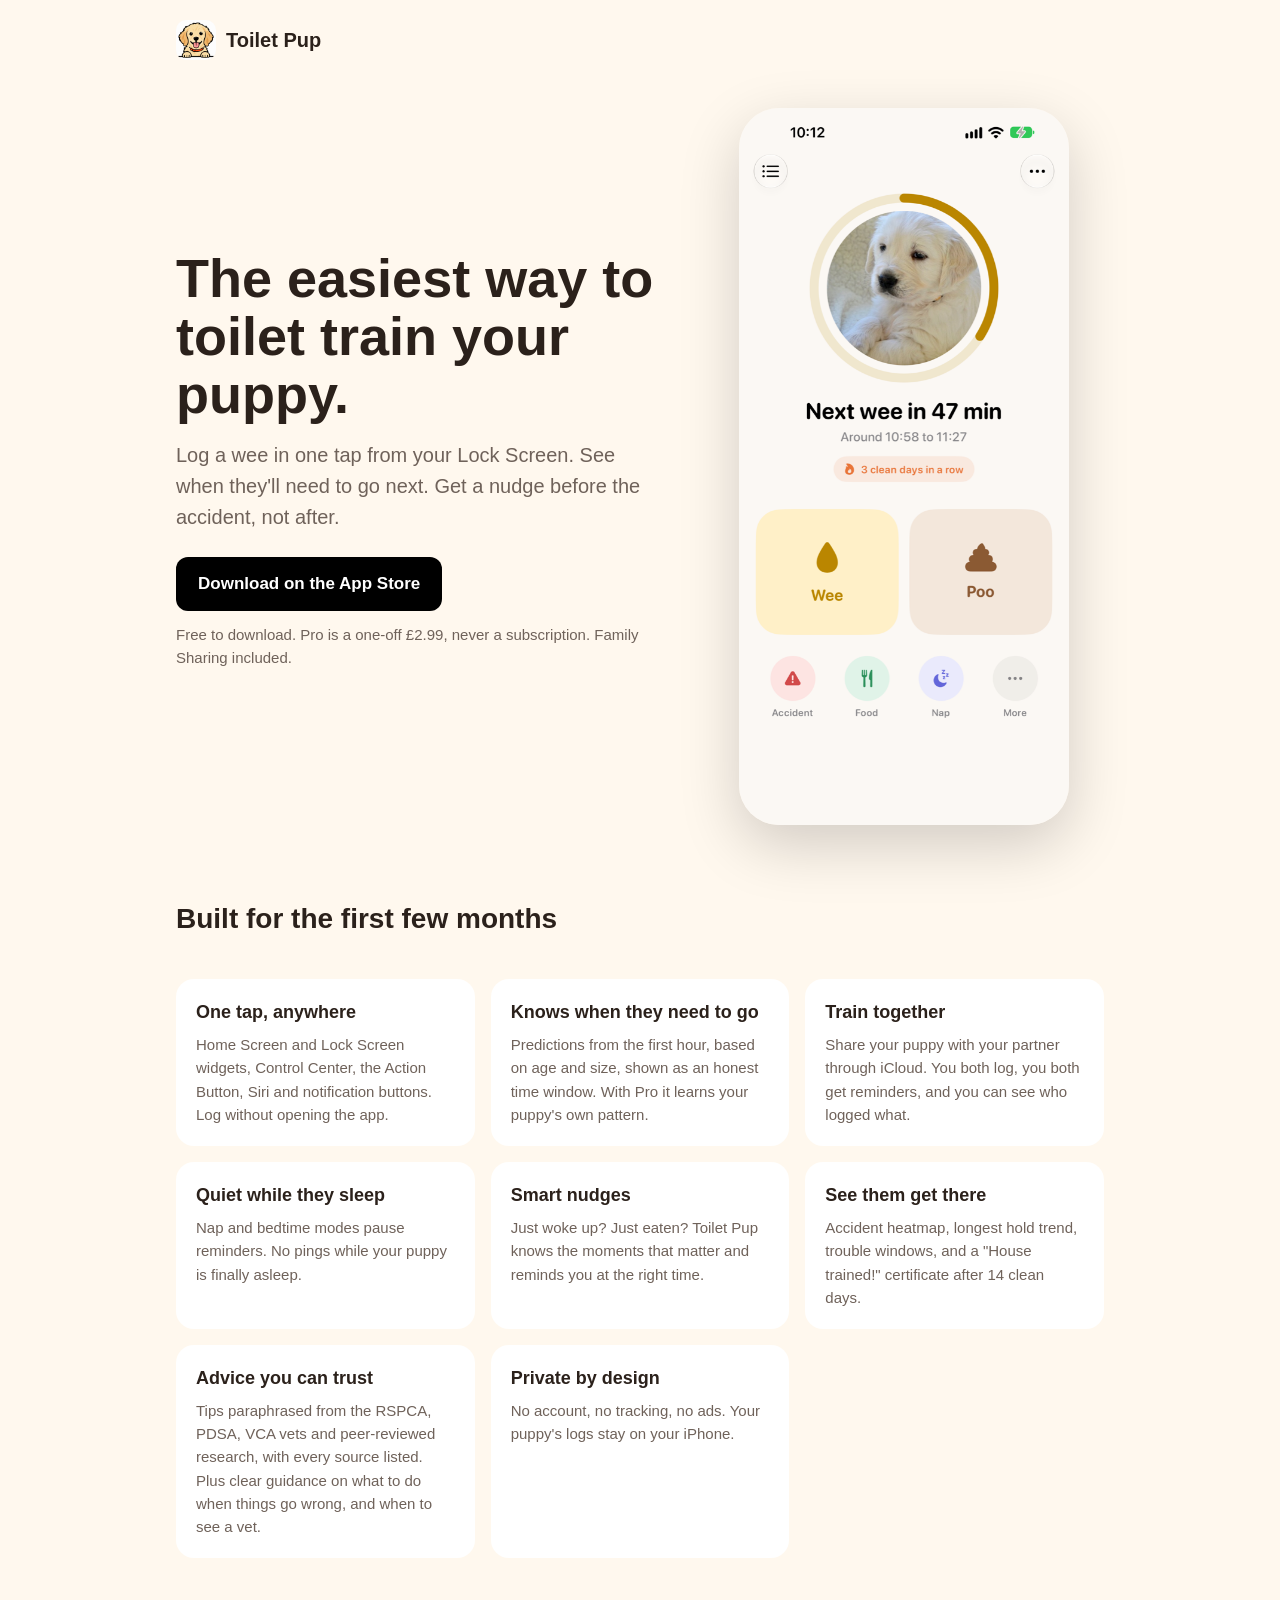
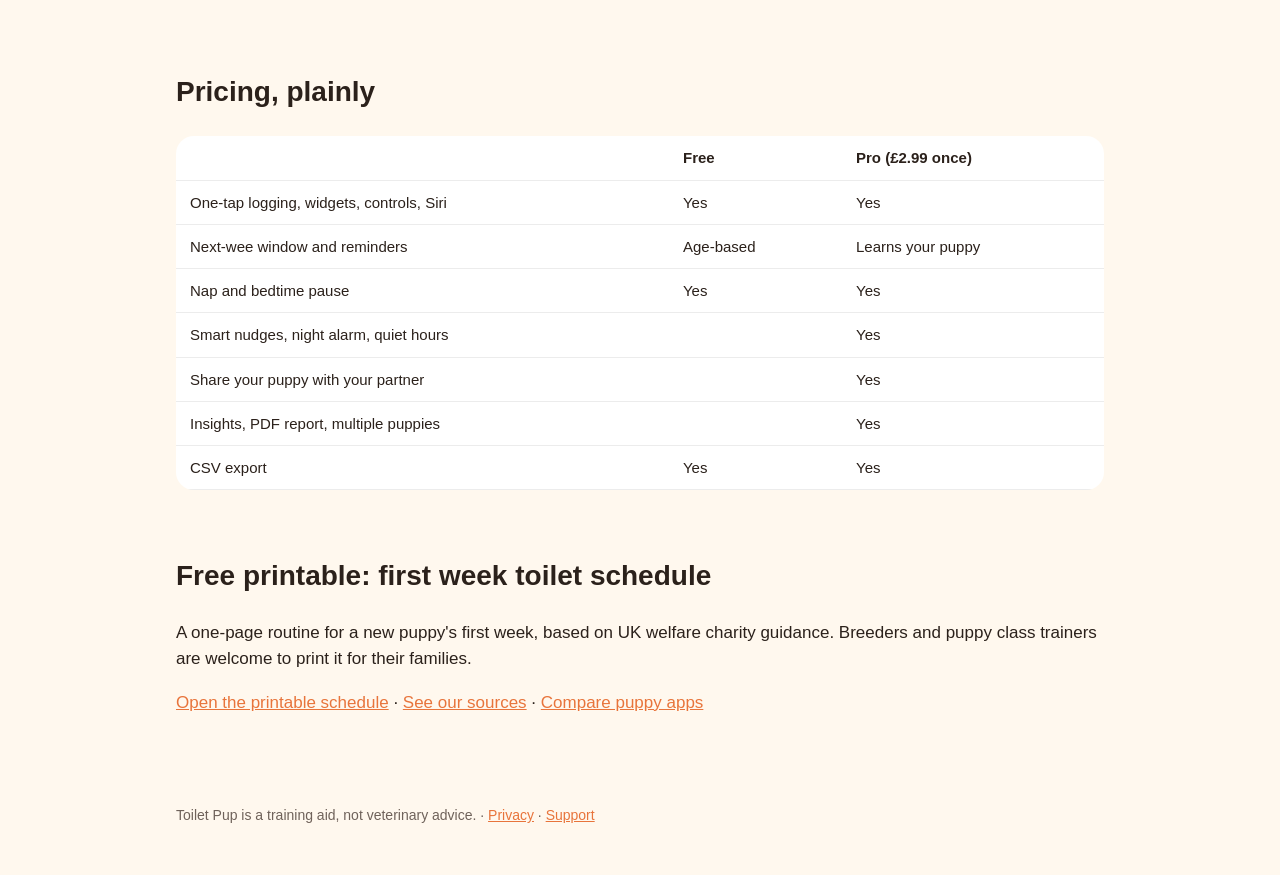
<file: index.html>
<!doctype html>
<html lang="en-GB">
<head>
<meta charset="utf-8">
<meta name="viewport" content="width=device-width, initial-scale=1">
<title>Toilet Pup: puppy toilet training app for iPhone</title>
<meta name="description" content="The easiest way to toilet train your puppy. Log a wee in one tap from your Lock Screen, see when they'll need to go next, and get a nudge at the right time. Free, with a one-off Pro unlock. No subscription.">
<meta property="og:title" content="Toilet Pup: puppy toilet training tracker">
<meta property="og:description" content="Log a wee in one tap. Know when they'll need to go next. No subscription, no account.">
<meta property="og:image" content="https://jackmason1.github.io/toiletpup-site/icon.png">
<meta name="apple-itunes-app" content="app-id=APP_STORE_ID">
<link rel="icon" href="icon.png">
<link rel="stylesheet" href="style.css">
</head>
<body>
<header><img src="icon.png" alt=""><a href="./">Toilet Pup</a></header>
<main>
  <div class="hero">
    <div>
      <h1>The easiest way to toilet train your puppy.</h1>
      <p class="lead">Log a wee in one tap from your Lock Screen. See when they'll need to go next. Get a nudge before the accident, not after.</p>
      <a class="cta" href="https://apps.apple.com/app/idAPP_STORE_ID">Download on the App Store</a>
      <p class="price">Free to download. Pro is a one-off £2.99, never a subscription. Family Sharing included.</p>
    </div>
    <img class="phone" src="screen-home.png" alt="Toilet Pup home screen showing the next wee window and big log buttons">
  </div>

  <section>
    <h2>Built for the first few months</h2>
    <div class="grid">
      <div class="card"><h3>One tap, anywhere</h3><p>Home Screen and Lock Screen widgets, Control Center, the Action Button, Siri and notification buttons. Log without opening the app.</p></div>
      <div class="card"><h3>Knows when they need to go</h3><p>Predictions from the first hour, based on age and size, shown as an honest time window. With Pro it learns your puppy's own pattern.</p></div>
      <div class="card"><h3>Train together</h3><p>Share your puppy with your partner through iCloud. You both log, you both get reminders, and you can see who logged what.</p></div>
      <div class="card"><h3>Quiet while they sleep</h3><p>Nap and bedtime modes pause reminders. No pings while your puppy is finally asleep.</p></div>
      <div class="card"><h3>Smart nudges</h3><p>Just woke up? Just eaten? Toilet Pup knows the moments that matter and reminds you at the right time.</p></div>
      <div class="card"><h3>See them get there</h3><p>Accident heatmap, longest hold trend, trouble windows, and a "House trained!" certificate after 14 clean days.</p></div>
      <div class="card"><h3>Advice you can trust</h3><p>Tips paraphrased from the RSPCA, PDSA, VCA vets and peer-reviewed research, with every source listed. Plus clear guidance on what to do when things go wrong, and when to see a vet.</p></div>
      <div class="card"><h3>Private by design</h3><p>No account, no tracking, no ads. Your puppy's logs stay on your iPhone.</p></div>
    </div>
  </section>

  <section>
    <h2>Pricing, plainly</h2>
    <table>
      <tr><th></th><th>Free</th><th>Pro (£2.99 once)</th></tr>
      <tr><td>One-tap logging, widgets, controls, Siri</td><td>Yes</td><td>Yes</td></tr>
      <tr><td>Next-wee window and reminders</td><td>Age-based</td><td>Learns your puppy</td></tr>
      <tr><td>Nap and bedtime pause</td><td>Yes</td><td>Yes</td></tr>
      <tr><td>Smart nudges, night alarm, quiet hours</td><td></td><td>Yes</td></tr>
      <tr><td>Share your puppy with your partner</td><td></td><td>Yes</td></tr>
      <tr><td>Insights, PDF report, multiple puppies</td><td></td><td>Yes</td></tr>
      <tr><td>CSV export</td><td>Yes</td><td>Yes</td></tr>
    </table>
  </section>

  <section>
    <h2>Free printable: first week toilet schedule</h2>
    <p>A one-page routine for a new puppy's first week, based on UK welfare charity guidance. Breeders and puppy class trainers are welcome to print it for their families.</p>
    <p><a href="schedule/">Open the printable schedule</a> · <a href="sources/">See our sources</a> · <a href="best-puppy-toilet-training-apps/">Compare puppy apps</a></p>
  </section>
</main>
<footer>
  Toilet Pup is a training aid, not veterinary advice.
  · <a href="privacy/">Privacy</a> · <a href="support/">Support</a>
</footer>
</body>
</html>
</file>
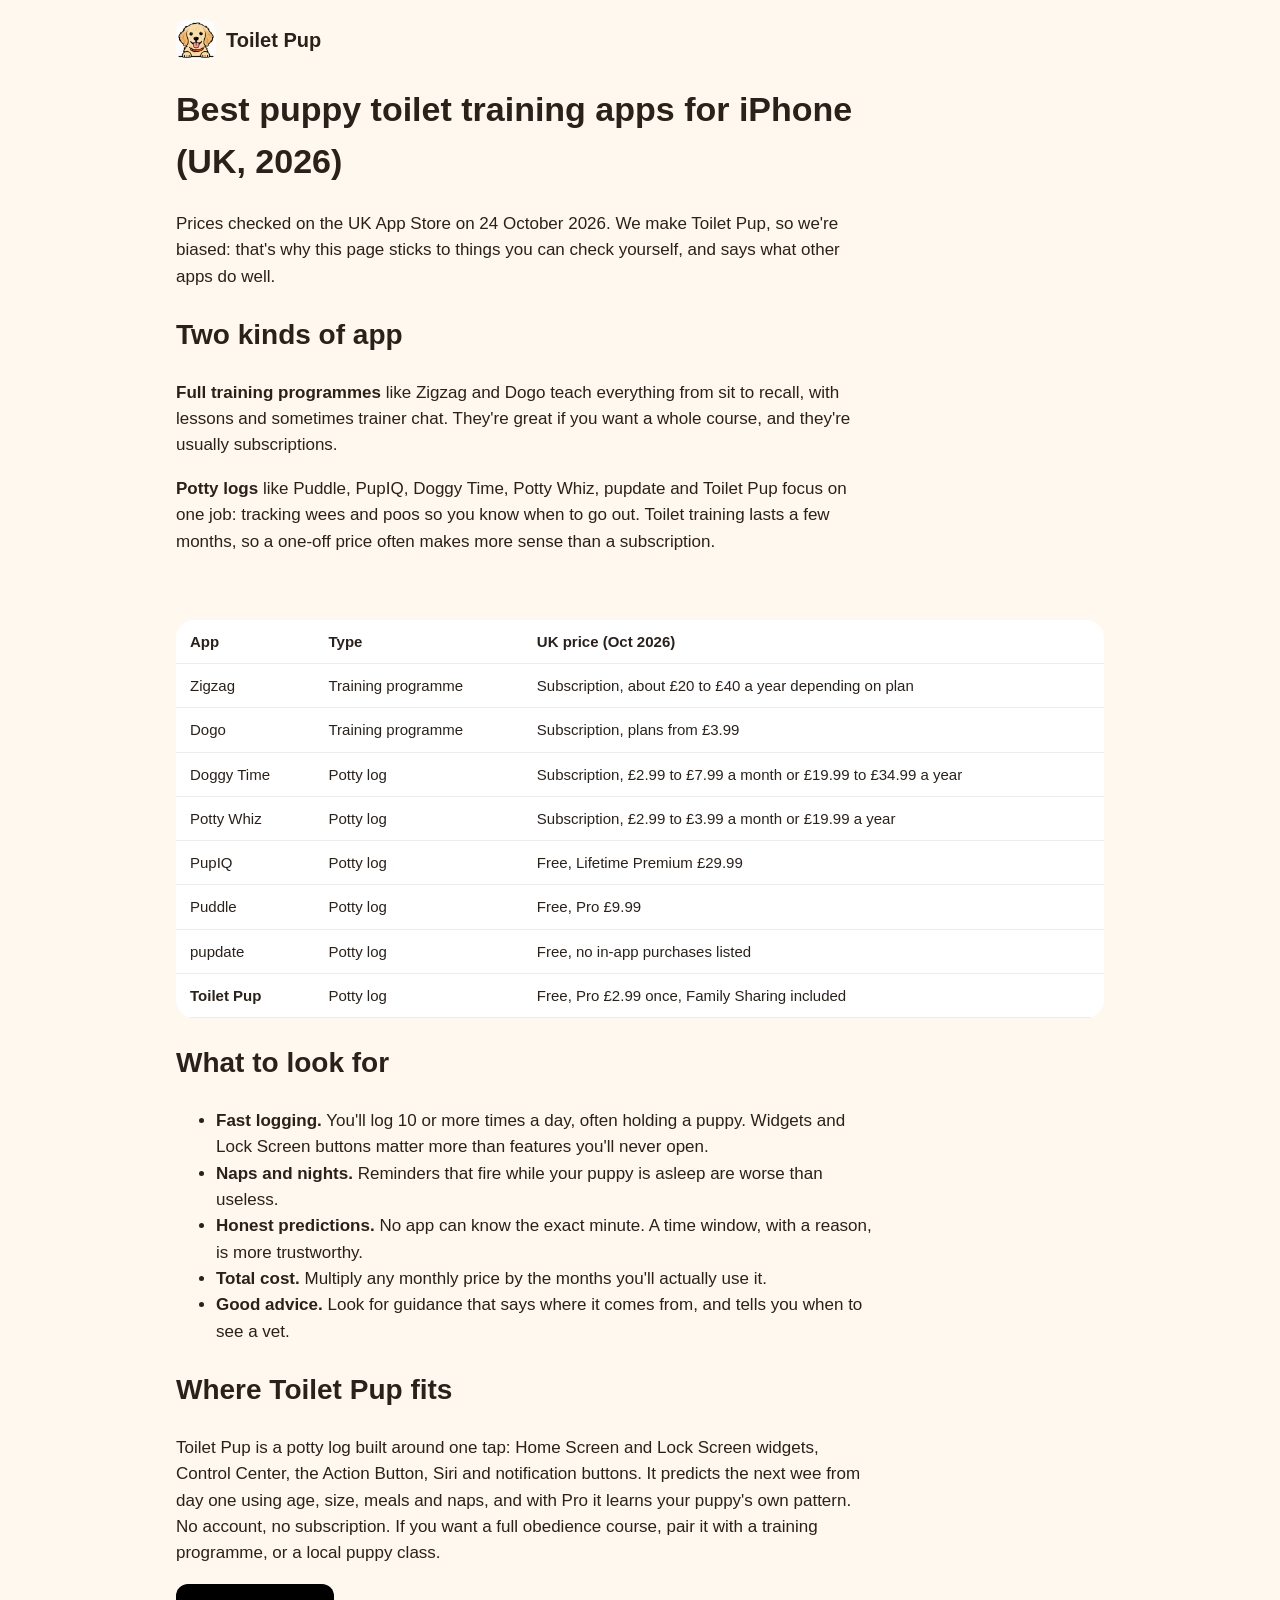
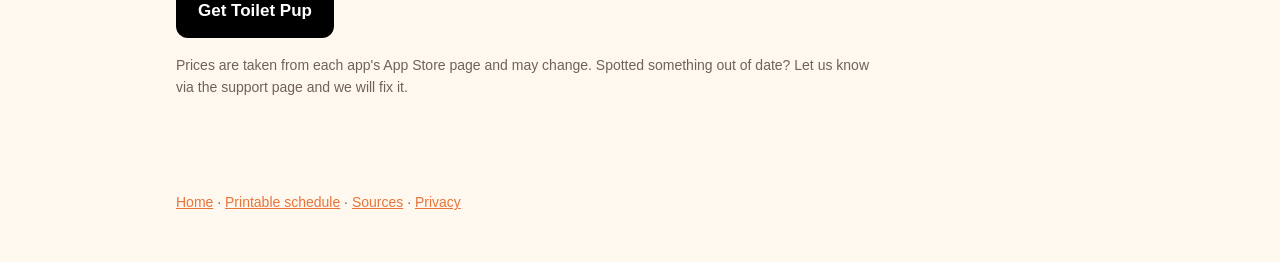
<file: best-puppy-toilet-training-apps/index.html>
<!doctype html>
<html lang="en-GB">
<head>
<meta charset="utf-8">
<meta name="viewport" content="width=device-width, initial-scale=1">
<title>Best puppy toilet training apps for iPhone (UK, 2026): honest prices compared</title>
<meta name="description" content="An honest comparison of puppy toilet training and potty log apps on the UK App Store, with real prices checked in October 2026: subscriptions, one-off unlocks and free options.">
<link rel="icon" href="../icon.png">
<link rel="stylesheet" href="../style.css">
</head>
<body>
<header><img src="../icon.png" alt=""><a href="../">Toilet Pup</a></header>
<main>
<div class="prose">
<h1>Best puppy toilet training apps for iPhone (UK, 2026)</h1>
<p>Prices checked on the UK App Store on 24 October 2026. We make Toilet Pup, so we're biased: that's why this page sticks to things you can check yourself, and says what other apps do well.</p>
<h2>Two kinds of app</h2>
<p><strong>Full training programmes</strong> like Zigzag and Dogo teach everything from sit to recall, with lessons and sometimes trainer chat. They're great if you want a whole course, and they're usually subscriptions.</p>
<p><strong>Potty logs</strong> like Puddle, PupIQ, Doggy Time, Potty Whiz, pupdate and Toilet Pup focus on one job: tracking wees and poos so you know when to go out. Toilet training lasts a few months, so a one-off price often makes more sense than a subscription.</p>
</div>
<table>
<tr><th>App</th><th>Type</th><th>UK price (Oct 2026)</th></tr>
<tr><td>Zigzag</td><td>Training programme</td><td>Subscription, about £20 to £40 a year depending on plan</td></tr>
<tr><td>Dogo</td><td>Training programme</td><td>Subscription, plans from £3.99</td></tr>
<tr><td>Doggy Time</td><td>Potty log</td><td>Subscription, £2.99 to £7.99 a month or £19.99 to £34.99 a year</td></tr>
<tr><td>Potty Whiz</td><td>Potty log</td><td>Subscription, £2.99 to £3.99 a month or £19.99 a year</td></tr>
<tr><td>PupIQ</td><td>Potty log</td><td>Free, Lifetime Premium £29.99</td></tr>
<tr><td>Puddle</td><td>Potty log</td><td>Free, Pro £9.99</td></tr>
<tr><td>pupdate</td><td>Potty log</td><td>Free, no in-app purchases listed</td></tr>
<tr><td><strong>Toilet Pup</strong></td><td>Potty log</td><td>Free, Pro £2.99 once, Family Sharing included</td></tr>
</table>
<div class="prose">
<h2>What to look for</h2>
<ul>
<li><strong>Fast logging.</strong> You'll log 10 or more times a day, often holding a puppy. Widgets and Lock Screen buttons matter more than features you'll never open.</li>
<li><strong>Naps and nights.</strong> Reminders that fire while your puppy is asleep are worse than useless.</li>
<li><strong>Honest predictions.</strong> No app can know the exact minute. A time window, with a reason, is more trustworthy.</li>
<li><strong>Total cost.</strong> Multiply any monthly price by the months you'll actually use it.</li>
<li><strong>Good advice.</strong> Look for guidance that says where it comes from, and tells you when to see a vet.</li>
</ul>
<h2>Where Toilet Pup fits</h2>
<p>Toilet Pup is a potty log built around one tap: Home Screen and Lock Screen widgets, Control Center, the Action Button, Siri and notification buttons. It predicts the next wee from day one using age, size, meals and naps, and with Pro it learns your puppy's own pattern. No account, no subscription. If you want a full obedience course, pair it with a training programme, or a local puppy class.</p>
<p><a class="cta" href="https://apps.apple.com/app/idAPP_STORE_ID">Get Toilet Pup</a></p>
<p style="font-size:14px;color:var(--muted)">Prices are taken from each app's App Store page and may change. Spotted something out of date? Let us know via the support page and we will fix it.</p>
</div>
</main>
<footer><a href="../">Home</a> · <a href="../schedule/">Printable schedule</a> · <a href="../sources/">Sources</a> · <a href="../privacy/">Privacy</a></footer>
</body>
</html>
</file>
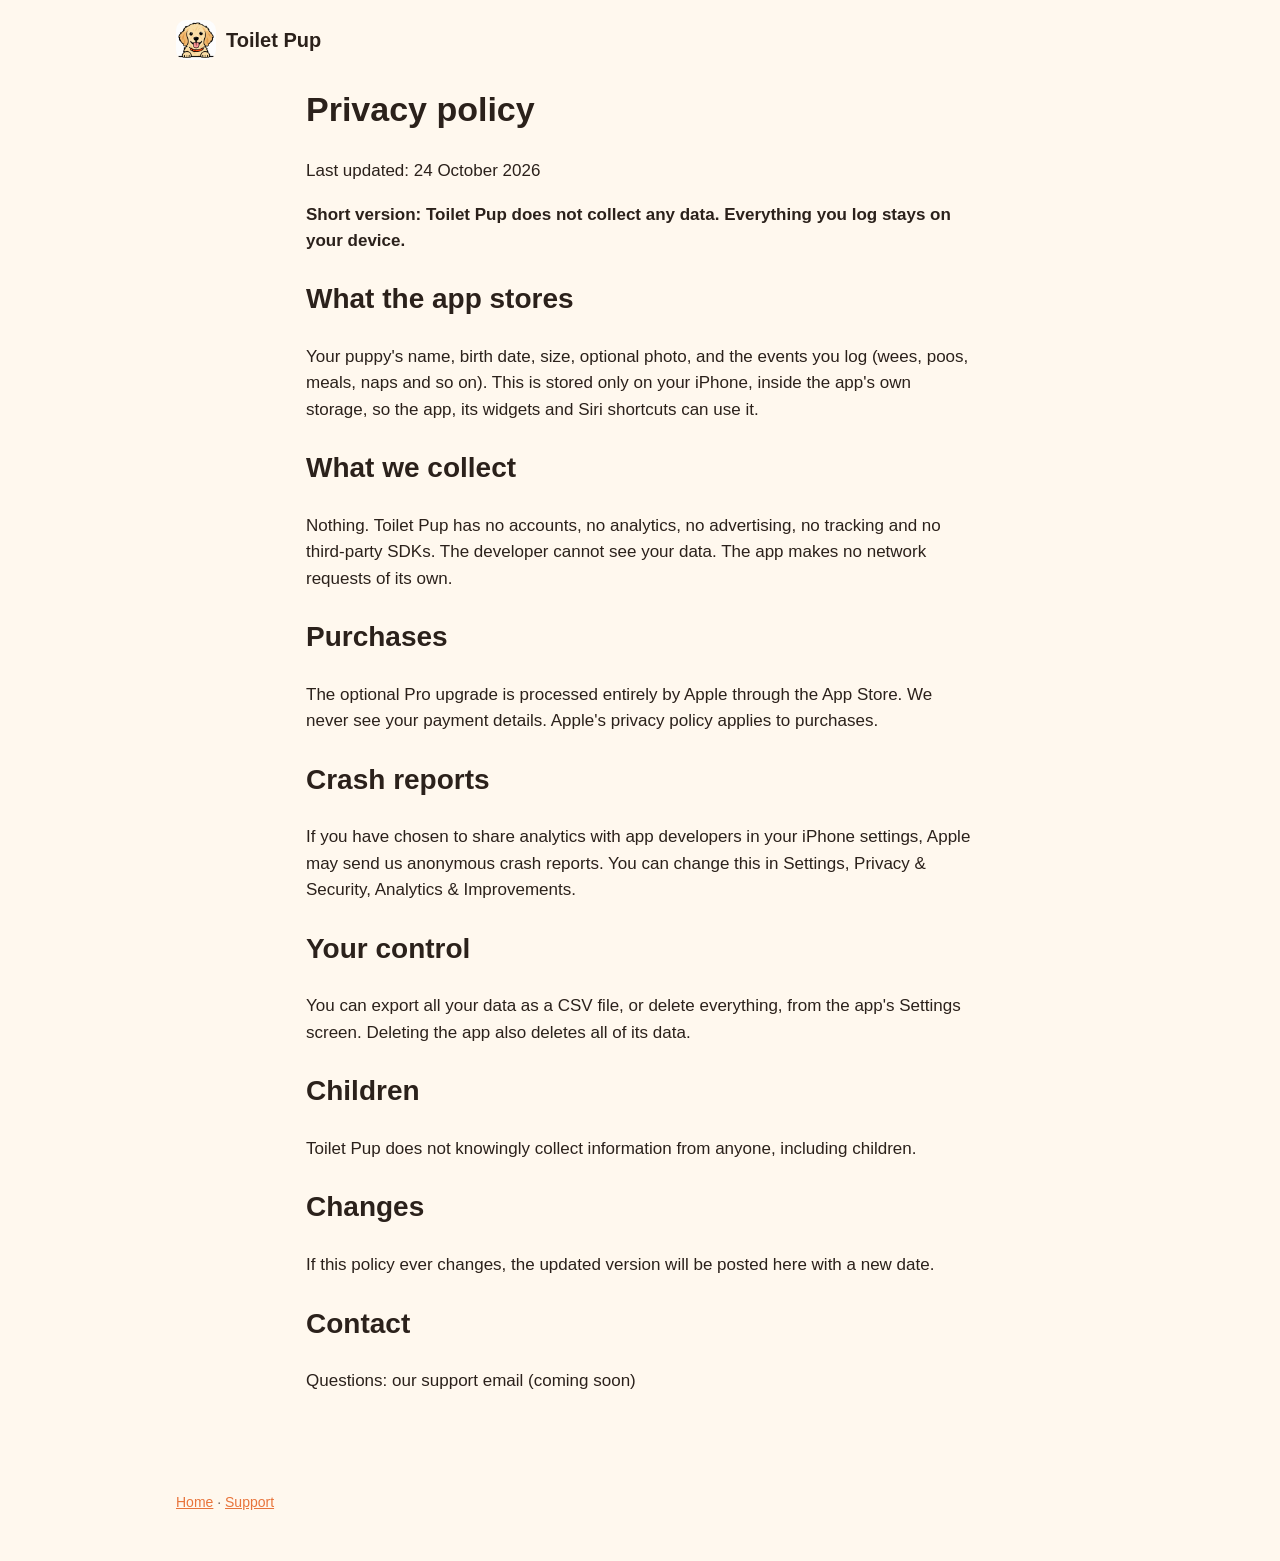
<file: privacy/index.html>
<!doctype html>
<html lang="en-GB">
<head>
<meta charset="utf-8">
<meta name="viewport" content="width=device-width, initial-scale=1">
<title>Privacy policy · Toilet Pup</title>
<link rel="icon" href="../icon.png">
<link rel="stylesheet" href="../style.css">
</head>
<body>
<header><img src="../icon.png" alt=""><a href="../">Toilet Pup</a></header>
<main class="prose">
<h1>Privacy policy</h1>
<p>Last updated: 24 October 2026</p>
<p><strong>Short version: Toilet Pup does not collect any data. Everything you log stays on your device.</strong></p>
<h2>What the app stores</h2>
<p>Your puppy's name, birth date, size, optional photo, and the events you log (wees, poos, meals, naps and so on). This is stored only on your iPhone, inside the app's own storage, so the app, its widgets and Siri shortcuts can use it.</p>
<h2>What we collect</h2>
<p>Nothing. Toilet Pup has no accounts, no analytics, no advertising, no tracking and no third-party SDKs. The developer cannot see your data. The app makes no network requests of its own.</p>
<h2>Purchases</h2>
<p>The optional Pro upgrade is processed entirely by Apple through the App Store. We never see your payment details. Apple's privacy policy applies to purchases.</p>
<h2>Crash reports</h2>
<p>If you have chosen to share analytics with app developers in your iPhone settings, Apple may send us anonymous crash reports. You can change this in Settings, Privacy &amp; Security, Analytics &amp; Improvements.</p>
<h2>Your control</h2>
<p>You can export all your data as a CSV file, or delete everything, from the app's Settings screen. Deleting the app also deletes all of its data.</p>
<h2>Children</h2>
<p>Toilet Pup does not knowingly collect information from anyone, including children.</p>
<h2>Changes</h2>
<p>If this policy ever changes, the updated version will be posted here with a new date.</p>
<h2>Contact</h2>
<p>Questions: <span class="support-email">our support email (coming soon)</span></p>
</main>
<footer><a href="../">Home</a> · <a href="../support/">Support</a></footer>
</body>
</html>
</file>
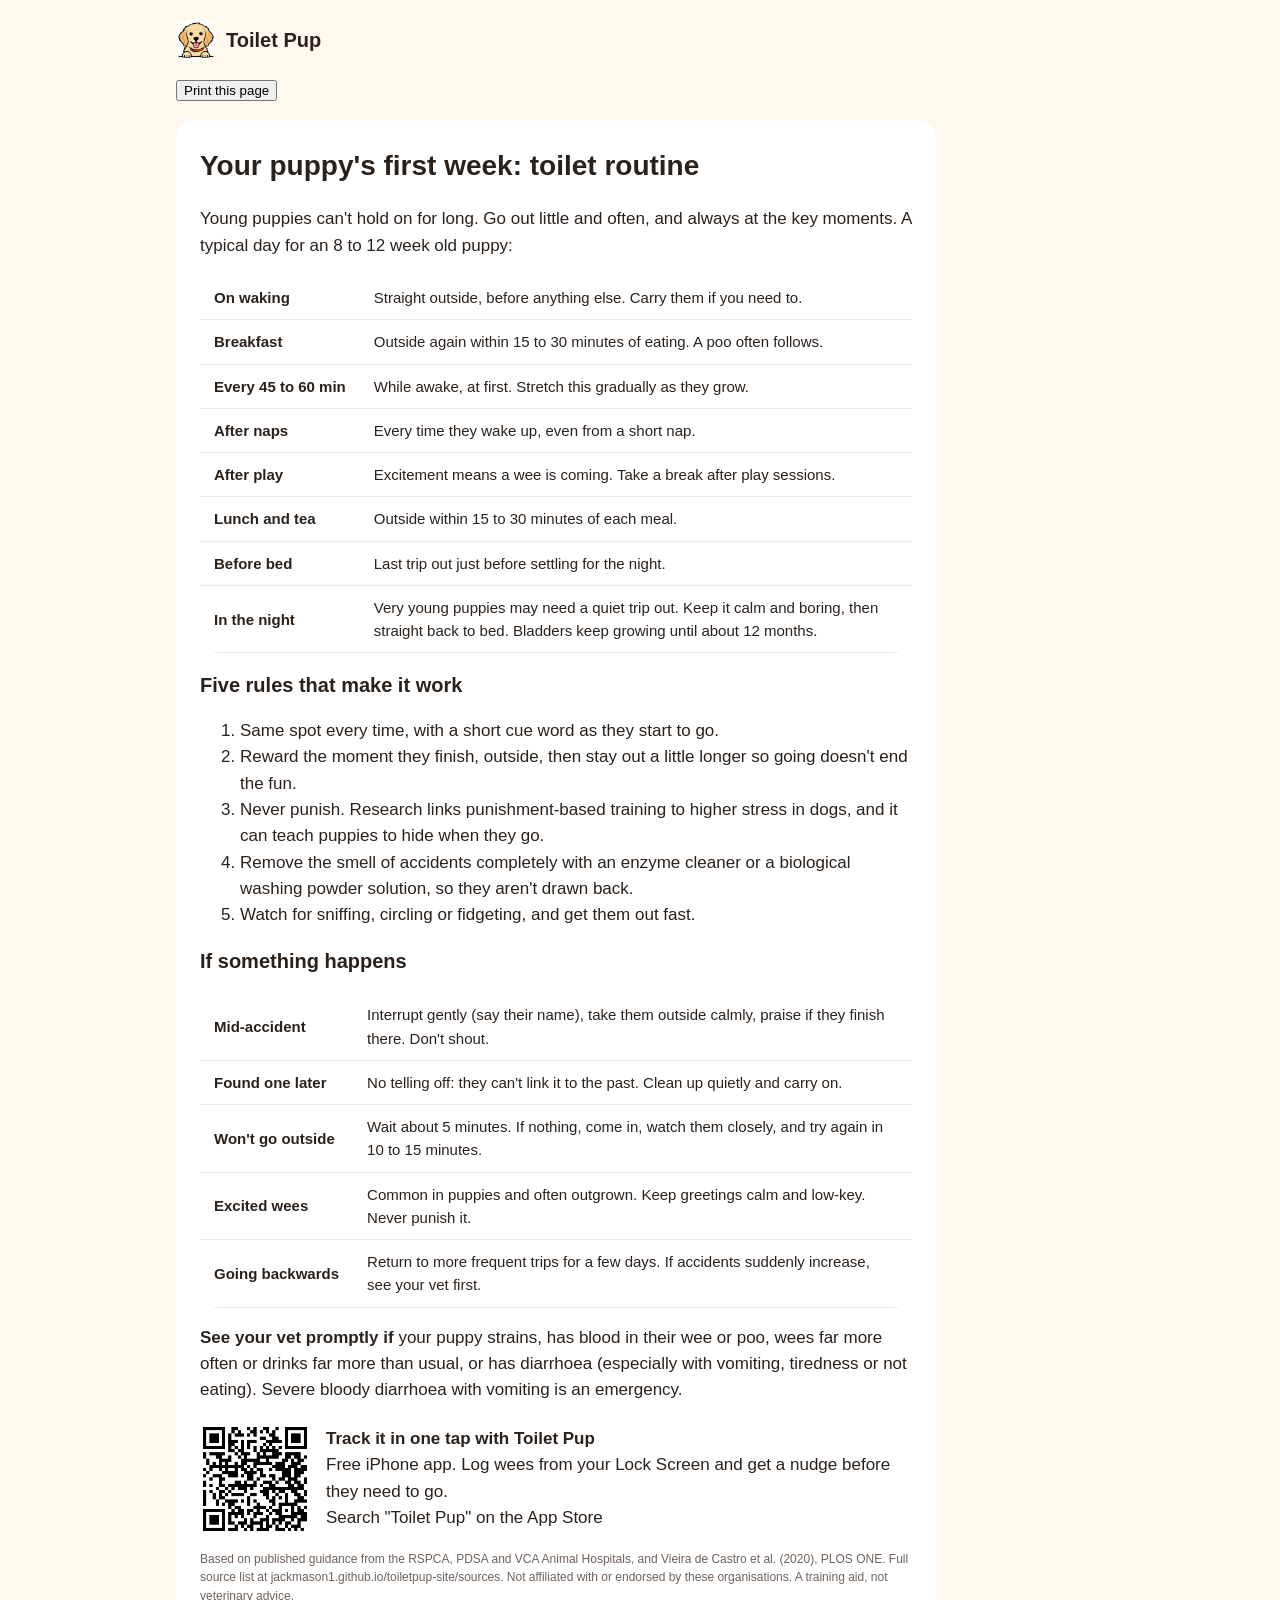
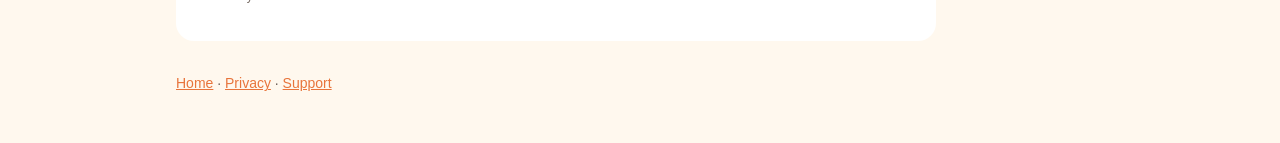
<file: schedule/index.html>
<!doctype html>
<html lang="en-GB">
<head>
<meta charset="utf-8">
<meta name="viewport" content="width=device-width, initial-scale=1">
<title>Free puppy toilet training schedule (printable) · Toilet Pup</title>
<meta name="description" content="A free, printable first-week toilet training routine for a new puppy, based on UK welfare charity guidance. For new owners, breeders and puppy class trainers.">
<link rel="icon" href="../icon.png">
<link rel="stylesheet" href="../style.css">
<style>
  .sheet { background: var(--card); border-radius: 18px; padding: 24px; max-width: 760px; }
  .sheet h1 { margin-top: 0; font-size: 28px; }
  .sheet table { background: transparent; }
  .sheet td:first-child { white-space: nowrap; font-weight: 600; width: 120px; }
  .qr { display: flex; gap: 16px; align-items: center; margin-top: 20px; }
  .qr img { width: 110px; height: 110px; }
  @media print { .sheet { box-shadow: none; padding: 0; } .sheet td, .sheet th { padding: 6px 8px; } }
</style>
</head>
<body>
<header><img src="../icon.png" alt=""><a href="../">Toilet Pup</a></header>
<main>
<p class="noprint"><button onclick="window.print()">Print this page</button></p>
<div class="sheet">
<h1>Your puppy's first week: toilet routine</h1>
<p>Young puppies can't hold on for long. Go out little and often, and always at the key moments. A typical day for an 8 to 12 week old puppy:</p>
<table>
  <tr><td>On waking</td><td>Straight outside, before anything else. Carry them if you need to.</td></tr>
  <tr><td>Breakfast</td><td>Outside again within 15 to 30 minutes of eating. A poo often follows.</td></tr>
  <tr><td>Every 45 to 60 min</td><td>While awake, at first. Stretch this gradually as they grow.</td></tr>
  <tr><td>After naps</td><td>Every time they wake up, even from a short nap.</td></tr>
  <tr><td>After play</td><td>Excitement means a wee is coming. Take a break after play sessions.</td></tr>
  <tr><td>Lunch and tea</td><td>Outside within 15 to 30 minutes of each meal.</td></tr>
  <tr><td>Before bed</td><td>Last trip out just before settling for the night.</td></tr>
  <tr><td>In the night</td><td>Very young puppies may need a quiet trip out. Keep it calm and boring, then straight back to bed. Bladders keep growing until about 12 months.</td></tr>
</table>
<h2 style="font-size:20px">Five rules that make it work</h2>
<ol>
  <li>Same spot every time, with a short cue word as they start to go.</li>
  <li>Reward the moment they finish, outside, then stay out a little longer so going doesn't end the fun.</li>
  <li>Never punish. Research links punishment-based training to higher stress in dogs, and it can teach puppies to hide when they go.</li>
  <li>Remove the smell of accidents completely with an enzyme cleaner or a biological washing powder solution, so they aren't drawn back.</li>
  <li>Watch for sniffing, circling or fidgeting, and get them out fast.</li>
</ol>
<h2 style="font-size:20px">If something happens</h2>
<table>
  <tr><td>Mid-accident</td><td>Interrupt gently (say their name), take them outside calmly, praise if they finish there. Don't shout.</td></tr>
  <tr><td>Found one later</td><td>No telling off: they can't link it to the past. Clean up quietly and carry on.</td></tr>
  <tr><td>Won't go outside</td><td>Wait about 5 minutes. If nothing, come in, watch them closely, and try again in 10 to 15 minutes.</td></tr>
  <tr><td>Excited wees</td><td>Common in puppies and often outgrown. Keep greetings calm and low-key. Never punish it.</td></tr>
  <tr><td>Going backwards</td><td>Return to more frequent trips for a few days. If accidents suddenly increase, see your vet first.</td></tr>
</table>
<p><strong>See your vet promptly if</strong> your puppy strains, has blood in their wee or poo, wees far more often or drinks far more than usual, or has diarrhoea (especially with vomiting, tiredness or not eating). Severe bloody diarrhoea with vomiting is an emergency.</p>
<div class="qr">
  <img src="../qr.png" alt="QR code for the Toilet Pup website">
  <div><strong>Track it in one tap with Toilet Pup</strong><br>Free iPhone app. Log wees from your Lock Screen and get a nudge before they need to go. <br>Search "Toilet Pup" on the App Store</div>
</div>
<p style="font-size:12px;color:var(--muted);margin-top:16px">Based on published guidance from the RSPCA, PDSA and VCA Animal Hospitals, and Vieira de Castro et al. (2020), PLOS ONE. Full source list at jackmason1.github.io/toiletpup-site/sources. Not affiliated with or endorsed by these organisations. A training aid, not veterinary advice.</p>
</div>
</main>
<footer class="noprint"><a href="../">Home</a> · <a href="../privacy/">Privacy</a> · <a href="../support/">Support</a></footer>
</body>
</html>
</file>
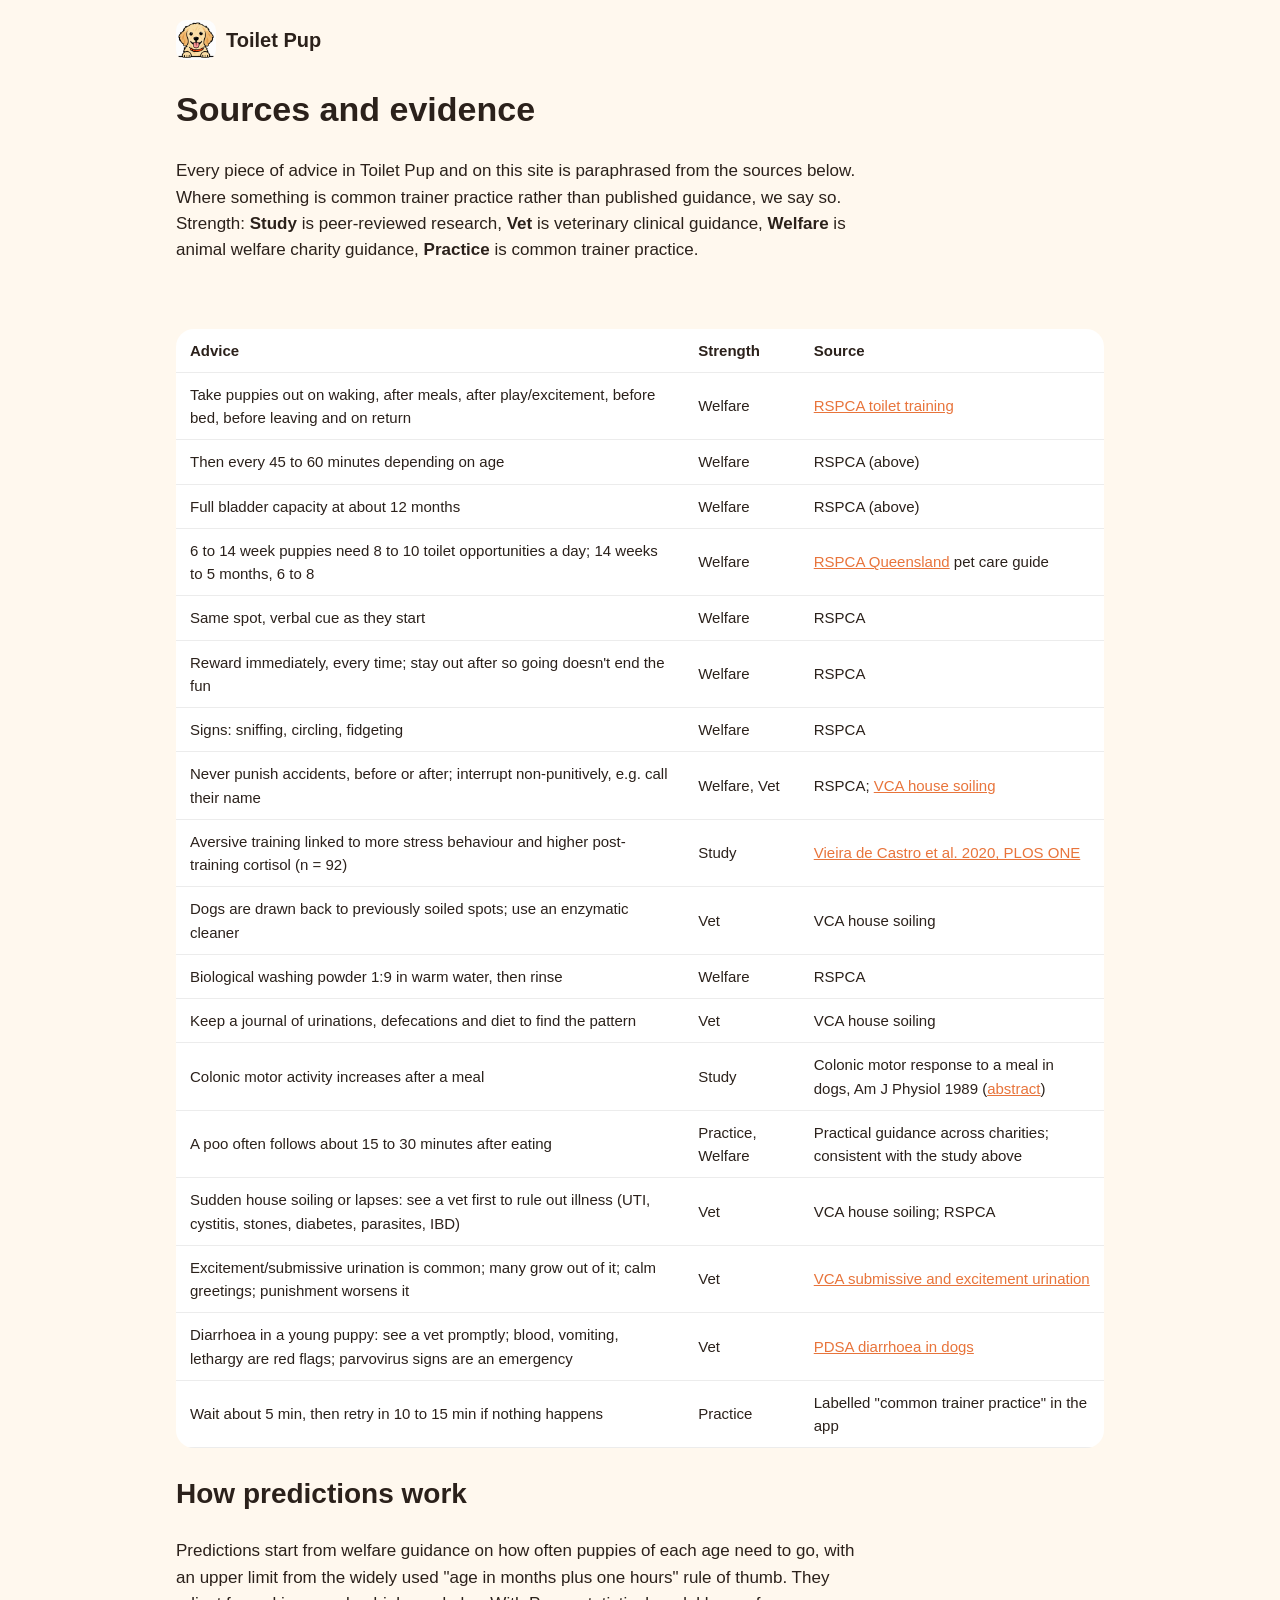
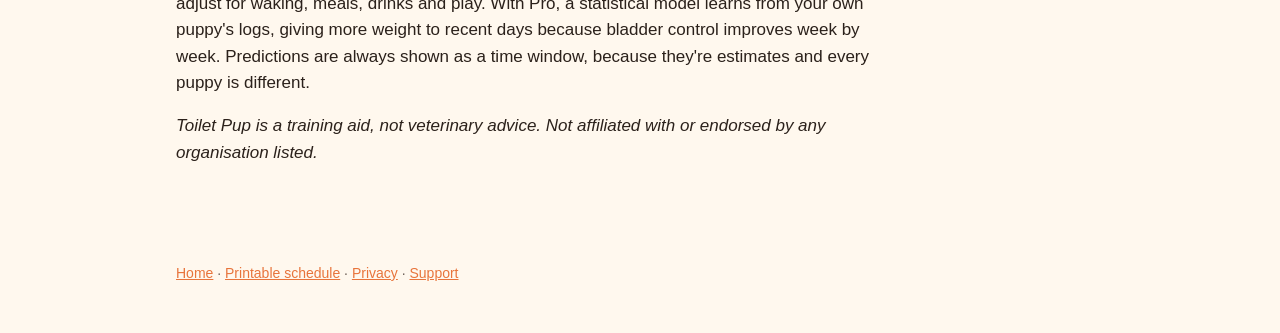
<file: sources/index.html>
<!doctype html>
<html lang="en-GB">
<head>
<meta charset="utf-8">
<meta name="viewport" content="width=device-width, initial-scale=1">
<title>Sources and evidence · Toilet Pup</title>
<meta name="description" content="Where Toilet Pup's puppy toilet training advice comes from: veterinary guidance, welfare charities and peer-reviewed research.">
<link rel="icon" href="../icon.png">
<link rel="stylesheet" href="../style.css">
</head>
<body>
<header><img src="../icon.png" alt=""><a href="../">Toilet Pup</a></header>
<main>
<div class="prose">
<h1>Sources and evidence</h1>
<p>Every piece of advice in Toilet Pup and on this site is paraphrased from the sources below. Where something is common trainer practice rather than published guidance, we say so. Strength: <strong>Study</strong> is peer-reviewed research, <strong>Vet</strong> is veterinary clinical guidance, <strong>Welfare</strong> is animal welfare charity guidance, <strong>Practice</strong> is common trainer practice.</p>
</div>
<table><tr><th>Advice</th><th>Strength</th><th>Source</th></tr>
<tr><td>Take puppies out on waking, after meals, after play/excitement, before bed, before leaving and on return</td><td>Welfare</td><td><a href="https://www.rspca.org.uk/adviceandwelfare/pets/dogs/training/toilettraining">RSPCA toilet training</a></td></tr>
<tr><td>Then every 45 to 60 minutes depending on age</td><td>Welfare</td><td>RSPCA (above)</td></tr>
<tr><td>Full bladder capacity at about 12 months</td><td>Welfare</td><td>RSPCA (above)</td></tr>
<tr><td>6 to 14 week puppies need 8 to 10 toilet opportunities a day; 14 weeks to 5 months, 6 to 8</td><td>Welfare</td><td><a href="https://www.rspcaqld.org.au/">RSPCA Queensland</a> pet care guide</td></tr>
<tr><td>Same spot, verbal cue as they start</td><td>Welfare</td><td>RSPCA</td></tr>
<tr><td>Reward immediately, every time; stay out after so going doesn&#x27;t end the fun</td><td>Welfare</td><td>RSPCA</td></tr>
<tr><td>Signs: sniffing, circling, fidgeting</td><td>Welfare</td><td>RSPCA</td></tr>
<tr><td>Never punish accidents, before or after; interrupt non-punitively, e.g. call their name</td><td>Welfare, Vet</td><td>RSPCA; <a href="https://vcahospitals.com/know-your-pet/dog-behavior-problems-house-soiling">VCA house soiling</a></td></tr>
<tr><td>Aversive training linked to more stress behaviour and higher post-training cortisol (n = 92)</td><td>Study</td><td><a href="https://doi.org/10.1371/journal.pone.0225023">Vieira de Castro et al. 2020, PLOS ONE</a></td></tr>
<tr><td>Dogs are drawn back to previously soiled spots; use an enzymatic cleaner</td><td>Vet</td><td>VCA house soiling</td></tr>
<tr><td>Biological washing powder 1:9 in warm water, then rinse</td><td>Welfare</td><td>RSPCA</td></tr>
<tr><td>Keep a journal of urinations, defecations and diet to find the pattern</td><td>Vet</td><td>VCA house soiling</td></tr>
<tr><td>Colonic motor activity increases after a meal</td><td>Study</td><td>Colonic motor response to a meal in dogs, Am J Physiol 1989 (<a href="https://researchexperts.utmb.edu/en/publications/colonic-motor-response-to-a-meal-in-dogs/">abstract</a>)</td></tr>
<tr><td>A poo often follows about 15 to 30 minutes after eating</td><td>Practice, Welfare</td><td>Practical guidance across charities; consistent with the study above</td></tr>
<tr><td>Sudden house soiling or lapses: see a vet first to rule out illness (UTI, cystitis, stones, diabetes, parasites, IBD)</td><td>Vet</td><td>VCA house soiling; RSPCA</td></tr>
<tr><td>Excitement/submissive urination is common; many grow out of it; calm greetings; punishment worsens it</td><td>Vet</td><td><a href="https://vcahospitals.com/know-your-pet/dog-behavior-problems--submissive-excitement-and-conflict-urination">VCA submissive and excitement urination</a></td></tr>
<tr><td>Diarrhoea in a young puppy: see a vet promptly; blood, vomiting, lethargy are red flags; parvovirus signs are an emergency</td><td>Vet</td><td><a href="https://www.pdsa.org.uk/diarrhoea-in-dogs">PDSA diarrhoea in dogs</a></td></tr>
<tr><td>Wait about 5 min, then retry in 10 to 15 min if nothing happens</td><td>Practice</td><td>Labelled &quot;common trainer practice&quot; in the app</td></tr>
</table>
<div class="prose">
<h2>How predictions work</h2>
<p>Predictions start from welfare guidance on how often puppies of each age need to go, with an upper limit from the widely used "age in months plus one hours" rule of thumb. They adjust for waking, meals, drinks and play. With Pro, a statistical model learns from your own puppy's logs, giving more weight to recent days because bladder control improves week by week. Predictions are always shown as a time window, because they're estimates and every puppy is different.</p>
<p><em>Toilet Pup is a training aid, not veterinary advice. Not affiliated with or endorsed by any organisation listed.</em></p>
</div>
</main>
<footer><a href="../">Home</a> · <a href="../schedule/">Printable schedule</a> · <a href="../privacy/">Privacy</a> · <a href="../support/">Support</a></footer>
</body>
</html>
</file>
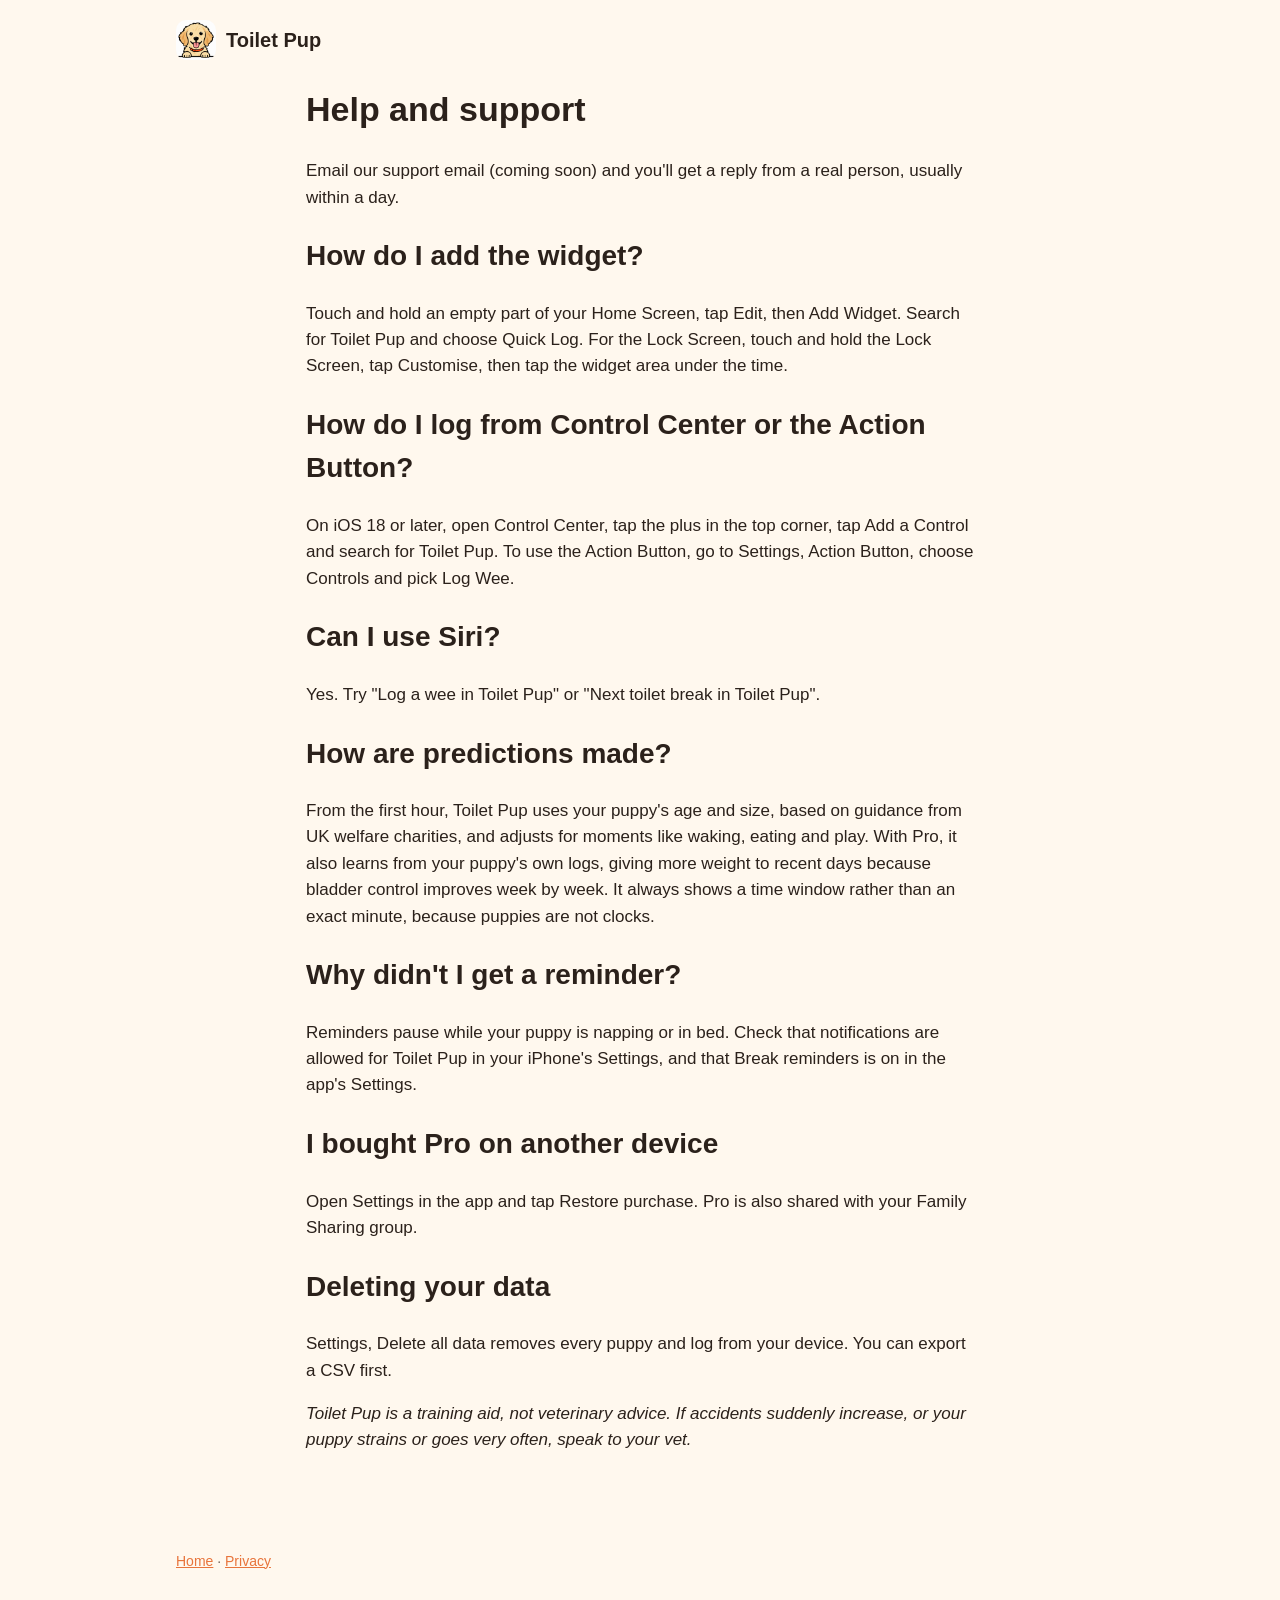
<file: support/index.html>
<!doctype html>
<html lang="en-GB">
<head>
<meta charset="utf-8">
<meta name="viewport" content="width=device-width, initial-scale=1">
<title>Support · Toilet Pup</title>
<link rel="icon" href="../icon.png">
<link rel="stylesheet" href="../style.css">
</head>
<body>
<header><img src="../icon.png" alt=""><a href="../">Toilet Pup</a></header>
<main class="prose">
<h1>Help and support</h1>
<p>Email <span class="support-email">our support email (coming soon)</span> and you'll get a reply from a real person, usually within a day.</p>

<h2>How do I add the widget?</h2>
<p>Touch and hold an empty part of your Home Screen, tap Edit, then Add Widget. Search for Toilet Pup and choose Quick Log. For the Lock Screen, touch and hold the Lock Screen, tap Customise, then tap the widget area under the time.</p>

<h2>How do I log from Control Center or the Action Button?</h2>
<p>On iOS 18 or later, open Control Center, tap the plus in the top corner, tap Add a Control and search for Toilet Pup. To use the Action Button, go to Settings, Action Button, choose Controls and pick Log Wee.</p>

<h2>Can I use Siri?</h2>
<p>Yes. Try "Log a wee in Toilet Pup" or "Next toilet break in Toilet Pup".</p>

<h2>How are predictions made?</h2>
<p>From the first hour, Toilet Pup uses your puppy's age and size, based on guidance from UK welfare charities, and adjusts for moments like waking, eating and play. With Pro, it also learns from your puppy's own logs, giving more weight to recent days because bladder control improves week by week. It always shows a time window rather than an exact minute, because puppies are not clocks.</p>

<h2>Why didn't I get a reminder?</h2>
<p>Reminders pause while your puppy is napping or in bed. Check that notifications are allowed for Toilet Pup in your iPhone's Settings, and that Break reminders is on in the app's Settings.</p>

<h2>I bought Pro on another device</h2>
<p>Open Settings in the app and tap Restore purchase. Pro is also shared with your Family Sharing group.</p>

<h2>Deleting your data</h2>
<p>Settings, Delete all data removes every puppy and log from your device. You can export a CSV first.</p>

<p><em>Toilet Pup is a training aid, not veterinary advice. If accidents suddenly increase, or your puppy strains or goes very often, speak to your vet.</em></p>
</main>
<footer><a href="../">Home</a> · <a href="../privacy/">Privacy</a></footer>
</body>
</html>
</file>
<file: style.css>
:root {
  --bg: #fff8ee; --ink: #2b211b; --muted: #6f625a; --accent: #e8743b; --card: #ffffff; --wee: #e0a800;
}
@media (prefers-color-scheme: dark) {
  :root { --bg: #1c1714; --ink: #f6eee6; --muted: #b8aaa0; --accent: #ff9a62; --card: #2a231f; --wee: #ffd23f; }
}
* { box-sizing: border-box; }
body { margin: 0; background: var(--bg); color: var(--ink); font: 17px/1.55 -apple-system, BlinkMacSystemFont, "Segoe UI", Roboto, sans-serif; }
main, header, footer { max-width: 960px; margin: 0 auto; padding: 0 16px; }
header { display: flex; align-items: center; gap: 10px; padding-top: 20px; }
header img { width: 40px; height: 40px; border-radius: 10px; }
header a { color: var(--ink); text-decoration: none; font-weight: 700; font-size: 20px; }
a { color: var(--accent); }
.hero { display: grid; grid-template-columns: 1.1fr 0.9fr; gap: 40px; align-items: center; padding: 48px 0; }
.hero h1 { font-size: clamp(34px, 6vw, 54px); line-height: 1.08; margin: 0 0 16px; }
.hero p.lead { font-size: 20px; color: var(--muted); margin: 0 0 24px; }
.hero img.phone { width: 100%; max-width: 330px; justify-self: center; border-radius: 40px; box-shadow: 0 20px 60px rgba(0,0,0,.18); }
.cta { display: inline-block; background: #000; color: #fff; padding: 14px 22px; border-radius: 12px; text-decoration: none; font-weight: 600; }
.price { margin-top: 12px; color: var(--muted); font-size: 15px; }
.grid { display: grid; grid-template-columns: repeat(auto-fit, minmax(240px, 1fr)); gap: 16px; padding: 16px 0 48px; }
.card { background: var(--card); border-radius: 18px; padding: 20px; }
.card h3 { margin: 0 0 6px; font-size: 18px; }
.card p { margin: 0; color: var(--muted); font-size: 15px; }
table { width: 100%; border-collapse: collapse; background: var(--card); border-radius: 18px; overflow: hidden; font-size: 15px; }
th, td { text-align: left; padding: 10px 14px; border-bottom: 1px solid rgba(127,127,127,.15); }
section { padding-bottom: 40px; }
h2 { font-size: 28px; }
footer { padding: 32px 16px 48px; color: var(--muted); font-size: 14px; }
.prose { max-width: 700px; padding-bottom: 48px; }
@media (max-width: 760px) { .hero { grid-template-columns: 1fr; padding-top: 24px; } }
@media print { header, footer, .noprint { display: none; } body { background: #fff; color: #000; } }
</file>
